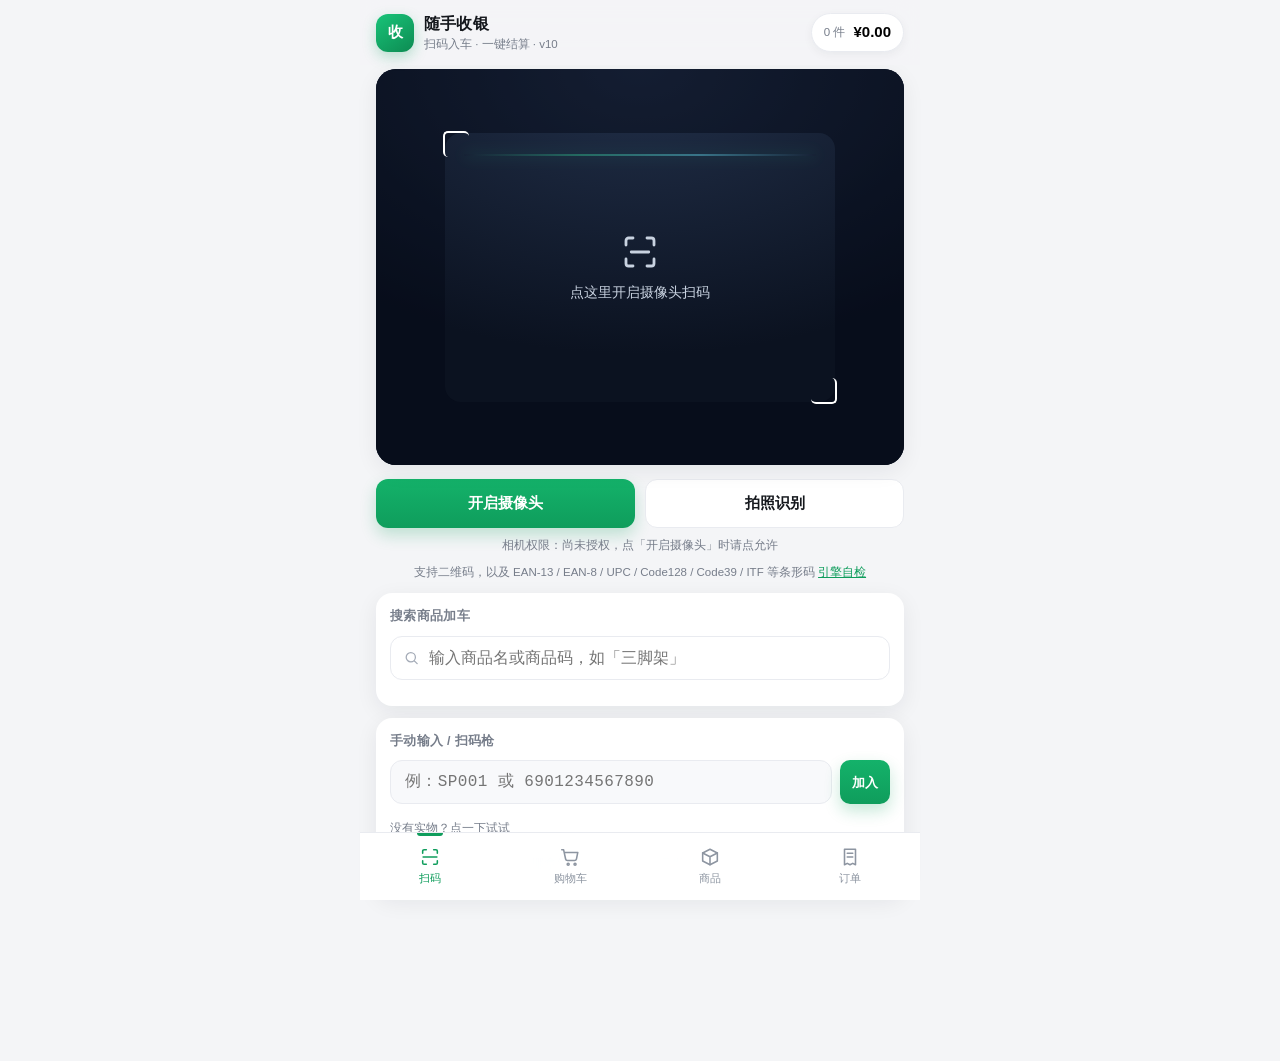
<file: index.html>
<!DOCTYPE html>
<html lang="zh-CN">
<head>
<meta charset="utf-8">
<meta name="viewport" content="width=device-width, initial-scale=1, viewport-fit=cover">
<meta name="theme-color" content="#f4f5f7">
<title>随手收银 · 扫码结算</title>
<script>
/* 页面脚本加载失败时给出可见提示，避免"点了没反应"却看不出原因 */
(function () {
  function showLoadError(msg) {
    if (document.getElementById('load-error')) return;
    var host = document.body || document.documentElement;
    var bar = document.createElement('div');
    bar.id = 'load-error';
    bar.className = 'load-error';
    bar.textContent = msg;
    host.insertBefore(bar, host.firstChild);
  }
  window.addEventListener('error', function (e) {
    showLoadError('页面出错：' + ((e && e.message) || '未知错误') + ' · 请下拉刷新');
  }, true);
  window.addEventListener('load', function () {
    setTimeout(function () {
      if (!window.__APP_READY__) showLoadError('页面脚本未加载完成 · 请下拉刷新或关闭页面重开');
    }, 2000);
  });
})();
</script>
<link rel="stylesheet" href="assets/app.css?v=7">
</head>
<body>
<div class="app">
  <header class="topbar">
    <div class="brand">
      <div class="logo">收</div>
      <div class="brand-text">
        <h1>随手收银</h1>
        <p>扫码入车 · 一键结算 · v10</p>
      </div>
    </div>
    <button class="cart-pill" data-goto="cart">
      <span class="cart-pill-count" id="pill-count">0 件</span>
      <strong id="pill-total">¥0.00</strong>
    </button>
  </header>

  <main class="main">
    <!-- 扫码 -->
    <section class="view" id="view-scan">
      <div class="scanner" id="scanner">
        <video id="video" playsinline muted autoplay></video>
        <div class="scanner-idle" id="scanner-idle">
          <svg viewBox="0 0 24 24" fill="none" stroke="currentColor" stroke-width="1.6" stroke-linecap="round">
            <path d="M4 8V5.5A1.5 1.5 0 0 1 5.5 4H8M16 4h2.5A1.5 1.5 0 0 1 20 5.5V8M20 16v2.5a1.5 1.5 0 0 1-1.5 1.5H16M8 20H5.5A1.5 1.5 0 0 1 4 18.5V16"/>
            <path d="M7 12h10"/>
          </svg>
          <span>点这里开启摄像头扫码</span>
        </div>
        <div class="scan-frame"><span class="laser"></span></div>
        <div class="scanner-foot">把二维码 / 条形码放进框内</div>
        <div class="scan-status" id="scan-status" hidden>正在启动摄像头…</div>
      </div>

      <div class="btn-row">
        <button class="btn primary" id="btn-camera">开启摄像头</button>
        <label class="btn ghost" id="btn-photo" for="photo-input">拍照识别</label>
      </div>
      <p class="perm-line" id="perm-line" hidden></p>
      <p class="scan-formats">
        支持二维码，以及 EAN-13 / EAN-8 / UPC / Code128 / Code39 / ITF 等条形码
        <button class="link-btn" id="btn-selftest" type="button">引擎自检</button>
      </p>
      <p class="engine-line" id="engine-line" hidden></p>
      <input type="file" id="photo-input" class="file-input" accept="image/*" capture="environment">

      <div class="hint warn" id="secure-hint" hidden></div>

      <div class="card">
        <div class="card-title">搜索商品加车</div>
        <div class="search">
          <svg viewBox="0 0 24 24" fill="none" stroke="currentColor" stroke-width="1.8" stroke-linecap="round"><circle cx="11" cy="11" r="6.5"/><path d="m16 16 4 4"/></svg>
          <input id="scan-search" placeholder="输入商品名或商品码，如「三脚架」" autocomplete="off" enterkeyhint="search">
        </div>
        <div class="list" id="scan-results" hidden></div>
        <p class="chips-label" id="scan-results-tip" hidden></p>
      </div>

      <div class="card">
        <div class="card-title">手动输入 / 扫码枪</div>
        <form class="manual" id="manual-form" autocomplete="off">
          <input id="manual-code" placeholder="例：SP001 或 6901234567890" enterkeyhint="done" autocomplete="off">
          <button class="btn primary sm" type="submit">加入</button>
        </form>
        <div class="chips-line">
          <span class="chips-label">没有实物？点一下试试</span>
          <div class="chips" id="demo-chips"></div>
        </div>
      </div>

      <div class="card last-scan" id="last-scan-card" hidden></div>
    </section>

    <!-- 购物车 -->
    <section class="view" id="view-cart" hidden>
      <div class="view-head">
        <h2>购物车</h2>
        <button class="link" id="btn-clear">清空</button>
      </div>
      <div class="list" id="cart-list"></div>
      <div class="empty" id="cart-empty" hidden>
        <svg viewBox="0 0 24 24" fill="none" stroke="currentColor" stroke-width="1.5" stroke-linecap="round">
          <path d="M3 4h2l2.2 10.2a2 2 0 0 0 2 1.6h7.8a2 2 0 0 0 2-1.5L20.5 7H6"/>
          <circle cx="10" cy="20" r="1.1"/><circle cx="17.5" cy="20" r="1.1"/>
        </svg>
        <p>购物车还是空的</p>
        <button class="btn primary sm" data-goto="scan">去扫码</button>
      </div>
    </section>

    <!-- 商品 -->
    <section class="view" id="view-goods" hidden>
      <div class="view-head">
        <h2>商品 <span class="count" id="goods-count"></span></h2>
        <div class="head-actions">
          <button class="btn ghost sm" id="btn-labels">条形码标签</button>
          <button class="btn primary sm" id="btn-add-product">新增</button>
        </div>
      </div>
      <div class="search">
        <svg viewBox="0 0 24 24" fill="none" stroke="currentColor" stroke-width="1.8" stroke-linecap="round"><circle cx="11" cy="11" r="6.5"/><path d="m16 16 4 4"/></svg>
        <input id="goods-search" placeholder="搜索商品名称或商品码" autocomplete="off">
      </div>
      <div class="list" id="goods-list"></div>
      <div class="foot-links">
        <button class="link" id="btn-import">导入进销存数据（.json）</button>
        <button class="link danger" id="btn-reset">恢复示例商品数据</button>
      </div>
      <input type="file" id="import-input" class="file-input" accept=".json,application/json">
    </section>

    <!-- 订单 -->
    <section class="view" id="view-orders" hidden>
      <div class="view-head"><h2>订单记录</h2></div>
      <div class="stats" id="order-stats"></div>
      <div class="list" id="orders-list"></div>
      <div class="empty" id="orders-empty" hidden>
        <svg viewBox="0 0 24 24" fill="none" stroke="currentColor" stroke-width="1.5" stroke-linecap="round">
          <path d="M6 3.5h12v17l-3-1.6-3 1.6-3-1.6-3 1.6z"/><path d="M9 8h6M9 12h6"/>
        </svg>
        <p>还没有结算记录</p>
      </div>
    </section>
  </main>

  <div class="checkout-bar" id="checkout-bar" hidden>
    <div class="checkout-info">
      <span id="checkout-count">0 件</span>
      <strong id="checkout-total">¥0.00</strong>
    </div>
    <button class="btn primary lg" id="btn-checkout">结算</button>
  </div>

  <nav class="tabbar">
    <button class="tab active" data-tab="scan">
      <svg viewBox="0 0 24 24" fill="none" stroke="currentColor" stroke-width="1.7" stroke-linecap="round" stroke-linejoin="round">
        <path d="M4 8V5.5A1.5 1.5 0 0 1 5.5 4H8M16 4h2.5A1.5 1.5 0 0 1 20 5.5V8M20 16v2.5a1.5 1.5 0 0 1-1.5 1.5H16M8 20H5.5A1.5 1.5 0 0 1 4 18.5V16M4.5 12h15"/>
      </svg>
      <span>扫码</span>
    </button>
    <button class="tab" data-tab="cart">
      <span class="tab-badge" id="tab-cart-badge" hidden>0</span>
      <svg viewBox="0 0 24 24" fill="none" stroke="currentColor" stroke-width="1.7" stroke-linecap="round" stroke-linejoin="round">
        <path d="M3 4h2l2.2 10.2a2 2 0 0 0 2 1.6h7.8a2 2 0 0 0 2-1.5L20.5 7H6"/>
        <circle cx="10" cy="20" r="1.1"/><circle cx="17.5" cy="20" r="1.1"/>
      </svg>
      <span>购物车</span>
    </button>
    <button class="tab" data-tab="goods">
      <svg viewBox="0 0 24 24" fill="none" stroke="currentColor" stroke-width="1.7" stroke-linecap="round" stroke-linejoin="round">
        <path d="M12 3.5 20 7.6v8.8L12 20.5 4 16.4V7.6z"/><path d="M4 7.6 12 11.7l8-4.1M12 11.7v8.8"/>
      </svg>
      <span>商品</span>
    </button>
    <button class="tab" data-tab="orders">
      <svg viewBox="0 0 24 24" fill="none" stroke="currentColor" stroke-width="1.7" stroke-linecap="round" stroke-linejoin="round">
        <path d="M6 3.5h12v17l-3-1.6-3 1.6-3-1.6-3 1.6z"/><path d="M9 8h6M9 12h6"/>
      </svg>
      <span>订单</span>
    </button>
  </nav>
</div>

<div class="toast-wrap" id="toast-wrap"></div>
<div id="modal-root"></div>

<script src="assets/vendor/zxing.min.js"></script>
<script src="assets/vendor/qrcode.js"></script>
<script src="assets/vendor/jsbarcode.min.js"></script>
<script src="assets/app.js?v=10"></script>
</body>
</html>
</file>
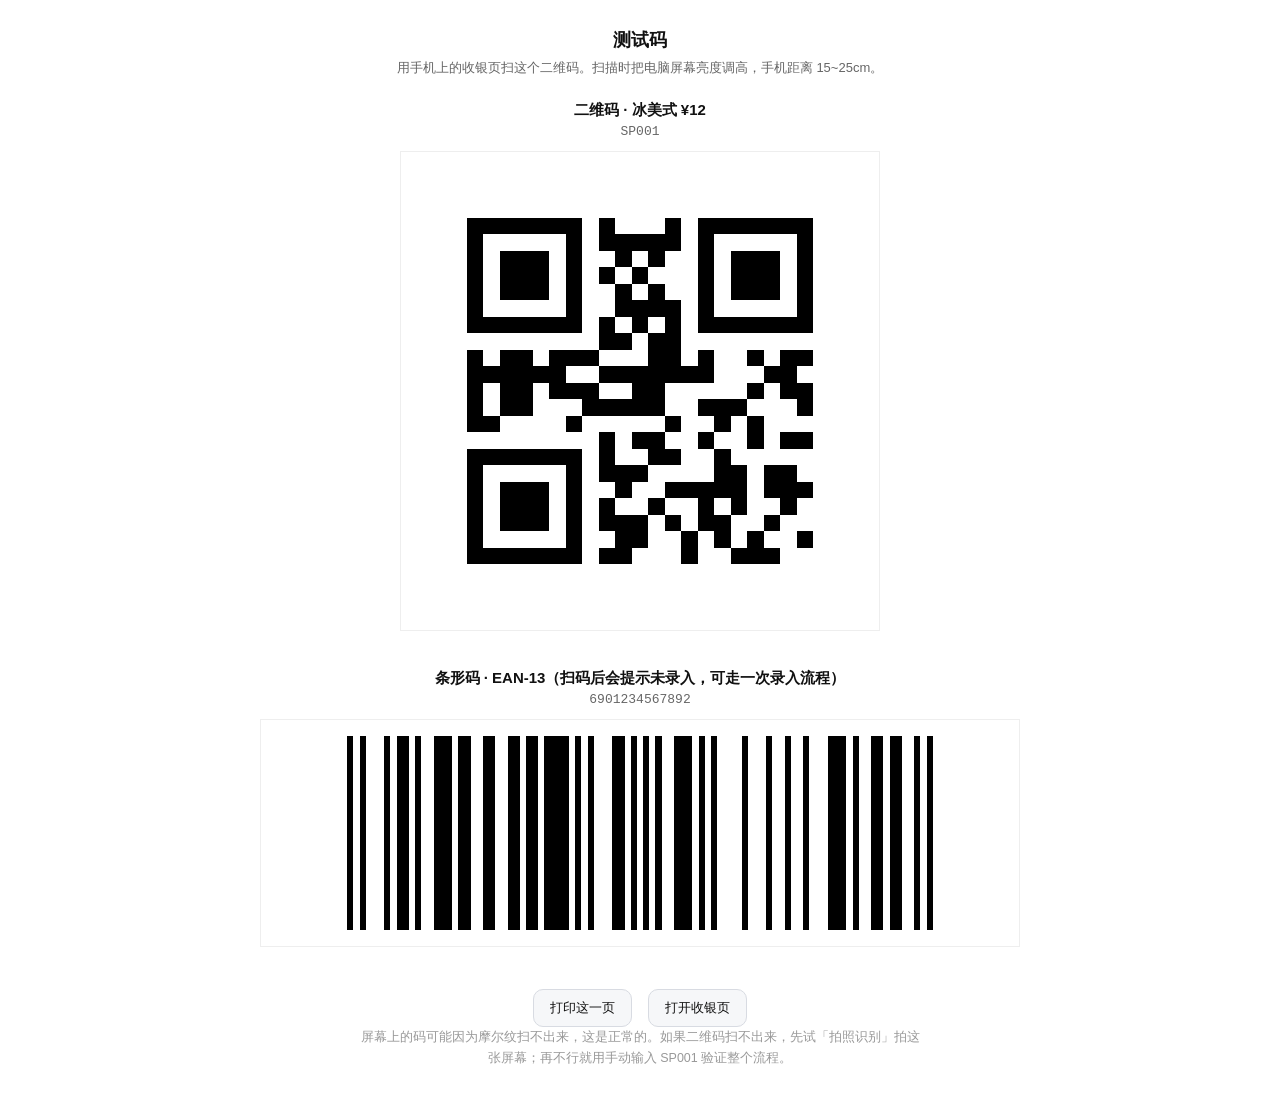
<file: codes.html>
<!DOCTYPE html>
<html lang="zh-CN">
<head>
<meta charset="utf-8">
<meta name="viewport" content="width=device-width, initial-scale=1">
<title>测试码 · 扫码用</title>
<style>
  * { box-sizing: border-box; }
  body {
    margin: 0;
    padding: 28px 20px 40px;
    background: #fff;
    color: #111;
    font-family: -apple-system, "PingFang SC", "Microsoft YaHei", sans-serif;
    text-align: center;
  }
  h1 { font-size: 18px; margin: 0 0 6px; }
  p.tip { font-size: 13px; color: #666; margin: 0 0 22px; line-height: 1.6; }
  .block { margin-bottom: 34px; }
  .name { font-size: 15px; font-weight: 600; margin-bottom: 4px; }
  .code-text { font-size: 13px; color: #666; margin-bottom: 12px; font-family: ui-monospace, Menlo, monospace; }
  canvas { background: #fff; }
  #qr { width: min(66vmin, 480px); height: auto; image-rendering: pixelated; border: 1px solid #eee; }
  #bar { width: min(92vw, 760px); height: auto; image-rendering: pixelated; border: 1px solid #eee; }
  .warn { max-width: 560px; margin: 0 auto; font-size: 12.5px; color: #999; line-height: 1.7; }
  button {
    margin: 4px 6px 0;
    padding: 9px 16px;
    font-size: 13px;
    border: 1px solid #d8dbe2;
    border-radius: 10px;
    background: #f6f7f9;
    color: #111;
    cursor: pointer;
  }
  @media print {
    body { padding: 0; }
    button, .tip, .warn { display: none; }
    .block { page-break-inside: avoid; margin-bottom: 10mm; }
    #qr { width: 120mm; }
    #bar { width: 150mm; }
  }
</style>
</head>
<body>
<h1>测试码</h1>
<p class="tip">用手机上的收银页扫这个二维码。扫描时把电脑屏幕亮度调高，手机距离 15~25cm。</p>

<div class="block">
  <div class="name">二维码 · 冰美式 ¥12</div>
  <div class="code-text">SP001</div>
  <canvas id="qr"></canvas>
</div>

<div class="block">
  <div class="name">条形码 · EAN-13（扫码后会提示未录入，可走一次录入流程）</div>
  <div class="code-text">6901234567892</div>
  <canvas id="bar"></canvas>
</div>

<div>
  <button onclick="window.print()">打印这一页</button>
  <button onclick="location.href='/'">打开收银页</button>
</div>

<p class="warn">屏幕上的码可能因为摩尔纹扫不出来，这是正常的。如果二维码扫不出来，先试「拍照识别」拍这张屏幕；再不行就用手动输入 SP001 验证整个流程。</p>

<script src="assets/vendor/qrcode.js"></script>
<script>
(function () {
  // 二维码：按模块绘制，保证边缘锐利
  var qr = qrcode(0, 'M');
  qr.addData('SP001');
  qr.make();
  var n = qr.getModuleCount();
  var cell = 10;
  var margin = 4;
  var size = (n + margin * 2) * cell;
  var qc = document.getElementById('qr');
  qc.width = size;
  qc.height = size;
  var qctx = qc.getContext('2d');
  qctx.fillStyle = '#fff';
  qctx.fillRect(0, 0, size, size);
  qctx.fillStyle = '#000';
  for (var y = 0; y < n; y++) {
    for (var x = 0; x < n; x++) {
      if (qr.isDark(y, x)) qctx.fillRect((x + margin) * cell, (y + margin) * cell, cell, cell);
    }
  }

  // EAN-13：手工编码 6901234567892
  var L = ['0001101','0011001','0010011','0111101','0100011','0110001','0101111','0111011','0110111','0001011'];
  var G = ['0100111','0110011','0011011','0100001','0011101','0111001','0000101','0010001','0001001','0010111'];
  var R = ['1110010','1100110','1101100','1000010','1011100','1001110','1010000','1000100','1001000','1110100'];
  var parity = ['LLLLLL','LLGLGG','LLGGLG','LLGGGL','LGLLGG','LGGLLG','LGGGLL','LGLGLG','LGLGGL','LGGLGL'];
  var digits = '6901234567892';
  var d = digits.split('').map(Number);
  var seq = parity[d[0]];
  var bits = '101';
  for (var i = 1; i <= 6; i++) bits += (seq[i - 1] === 'L' ? L : G)[d[i]];
  bits += '01010';
  for (var j = 7; j <= 12; j++) bits += R[d[j]];
  bits += '101';

  var module = 6;
  var quiet = 14;
  var H = 220;
  var bc = document.getElementById('bar');
  bc.width = (bits.length + quiet * 2) * module;
  bc.height = H;
  var bctx = bc.getContext('2d');
  bctx.fillStyle = '#fff';
  bctx.fillRect(0, 0, bc.width, H);
  bctx.fillStyle = '#000';
  for (var k = 0; k < bits.length; k++) {
    if (bits[k] === '1') bctx.fillRect((k + quiet) * module, 16, module, H - 32);
  }

  document.title = '测试码 · SP001 二维码 + EAN-13 条形码';
})();
</script>
</body>
</html>
</file>
<file: assets/app.css>
:root {
  --bg: #f4f5f7;
  --surface: #ffffff;
  --text: #15181d;
  --muted: #767d8a;
  --line: #e9ebf0;
  --accent: #0f9d5c;
  --accent-2: #14b26a;
  --accent-soft: #e7f7ef;
  --danger: #e5484d;
  --danger-soft: #fdeced;
  --radius: 16px;
  --shadow: 0 6px 22px rgba(17, 24, 39, .07);
  --tabbar-h: 68px;
}

* { box-sizing: border-box; }

/* 作者样式里的 display 会覆盖 [hidden] 的默认隐藏，这里显式兜底 */
[hidden] { display: none !important; }

/* 脚本加载失败的顶部提示条 */
.load-error {
  position: sticky;
  top: 0;
  z-index: 99;
  background: #e5484d;
  color: #fff;
  font-size: 12.5px;
  line-height: 1.5;
  padding: 8px 12px;
  text-align: center;
}

html, body { margin: 0; }

body {
  background: var(--bg);
  color: var(--text);
  font: 15px/1.5 -apple-system, BlinkMacSystemFont, "PingFang SC", "Hiragino Sans GB", "Microsoft YaHei", sans-serif;
  -webkit-tap-highlight-color: transparent;
  -webkit-font-smoothing: antialiased;
}

body.no-scroll { overflow: hidden; }

h1, h2, h3, h4, p { margin: 0; }

button { font: inherit; }

.app {
  position: relative;
  max-width: 560px;
  margin: 0 auto;
  min-height: 100vh;
  padding-bottom: calc(var(--tabbar-h) + 96px + env(safe-area-inset-bottom));
}

/* ---------- 顶栏 ---------- */
.topbar {
  position: sticky;
  top: 0;
  z-index: 20;
  display: flex;
  align-items: center;
  justify-content: space-between;
  gap: 12px;
  padding: 12px 16px;
  background: rgba(244, 245, 247, .82);
  backdrop-filter: saturate(180%) blur(14px);
  -webkit-backdrop-filter: saturate(180%) blur(14px);
}

.brand { display: flex; align-items: center; gap: 10px; min-width: 0; }

.logo {
  width: 38px;
  height: 38px;
  flex: none;
  border-radius: 12px;
  display: grid;
  place-items: center;
  color: #fff;
  font-weight: 700;
  background: linear-gradient(145deg, #18c479, #0d8b52);
  box-shadow: 0 5px 14px rgba(15, 157, 92, .28);
}

.brand-text h1 { font-size: 16px; font-weight: 700; letter-spacing: .2px; }
.brand-text p { font-size: 11.5px; color: var(--muted); }

.cart-pill {
  display: flex;
  align-items: center;
  gap: 8px;
  padding: 7px 12px;
  border: 1px solid var(--line);
  border-radius: 999px;
  background: #fff;
  box-shadow: 0 3px 10px rgba(17, 24, 39, .05);
  cursor: pointer;
  flex: none;
}
.cart-pill:active { transform: scale(.98); }
.cart-pill-count { font-size: 11.5px; color: var(--muted); }
.cart-pill strong { font-size: 15px; font-variant-numeric: tabular-nums; }

.main { padding: 4px 16px 0; }

.view-head {
  display: flex;
  align-items: center;
  justify-content: space-between;
  gap: 10px;
  padding: 8px 2px 14px;
}
.view-head h2 { font-size: 19px; font-weight: 700; }
.count { font-size: 13px; color: var(--muted); font-weight: 400; }
.head-actions { display: flex; gap: 8px; }

.link {
  border: 0;
  background: none;
  padding: 4px;
  color: var(--muted);
  font-size: 13px;
  cursor: pointer;
}
.link.danger { color: var(--danger); }
.reset-link { display: block; margin: 22px auto 8px; }

/* ---------- 底部文字链接 ---------- */
.foot-links {
  display: flex;
  flex-direction: column;
  align-items: center;
  gap: 4px;
  margin: 20px 0 10px;
}

/* ---------- 搜索结果 / 导入选项 ---------- */
.scan-result .item-sub { font-family: ui-monospace, SFMono-Regular, Menlo, monospace; }
.scan-result .item-price { color: var(--accent); }

.opt-row {
  display: flex;
  align-items: flex-start;
  gap: 10px;
  padding: 11px 0;
  border-bottom: 1px solid #eef1f5;
}
.opt-row:last-child { border-bottom: 0; }
.opt-row input[type="checkbox"] {
  width: 19px;
  height: 19px;
  margin: 1px 0 0;
  flex: 0 0 auto;
  accent-color: var(--accent);
}
.opt-main { flex: 1; min-width: 0; }
.opt-title { font-size: 13.5px; font-weight: 600; }
.opt-desc { font-size: 11.5px; color: var(--muted); line-height: 1.55; margin-top: 3px; }
.opt-num {
  width: 68px;
  padding: 8px 10px;
  border: 1px solid var(--line);
  border-radius: 10px;
  background: #fff;
  font-size: 15px;
  text-align: center;
  outline: none;
  flex: 0 0 auto;
}
.opt-num:focus { border-color: rgba(15, 157, 92, .45); }

.imp-summary {
  display: grid;
  grid-template-columns: repeat(3, 1fr);
  gap: 8px;
  margin-bottom: 12px;
}
.imp-summary div {
  background: #f6f8fa;
  border-radius: 10px;
  padding: 9px 8px;
  text-align: center;
}
.imp-summary span { display: block; font-size: 11px; color: var(--muted); }
.imp-summary b { display: block; font-size: 16px; margin-top: 3px; }

/* ---------- 按钮 ---------- */
.btn {
  appearance: none;
  border: 0;
  border-radius: 12px;
  font-weight: 600;
  padding: 12px 16px;
  background: #eef0f4;
  color: var(--text);
  cursor: pointer;
  display: inline-flex;
  align-items: center;
  justify-content: center;
  gap: 6px;
  transition: transform .12s ease, box-shadow .16s ease, background .16s ease;
  white-space: nowrap;
}
.btn:active { transform: scale(.97); }
.btn.primary {
  background: linear-gradient(180deg, var(--accent-2), var(--accent));
  color: #fff;
  box-shadow: 0 7px 16px rgba(15, 157, 92, .24);
}
.btn.ghost {
  background: #fff;
  border: 1px solid var(--line);
  color: var(--text);
}
.btn.danger { background: var(--danger-soft); color: var(--danger); }
.btn.sm { padding: 8px 12px; font-size: 13px; border-radius: 10px; }
.btn.lg { padding: 14px 24px; font-size: 16px; border-radius: 14px; }
.btn-row { display: grid; grid-template-columns: 1fr 1fr; gap: 10px; margin-top: 14px; }

/* 拍照识别用 <label for> 触发，input 不能用 display:none（iOS 会静默忽略点击） */
.file-input {
  position: absolute;
  width: 1px;
  height: 1px;
  opacity: 0;
  overflow: hidden;
  pointer-events: none;
}

.scan-formats {
  font-size: 11.5px;
  color: var(--muted);
  text-align: center;
  margin-top: 9px;
  line-height: 1.5;
}

.link-btn {
  border: 0;
  padding: 0;
  background: none;
  color: var(--accent);
  font: inherit;
  text-decoration: underline;
  cursor: pointer;
}

.engine-line {
  margin: 6px 0 0;
  font-size: 11.5px;
  line-height: 1.5;
  text-align: center;
  color: #0f9d58;
}
.engine-line.error { color: #e5484d; }

.perm-line {
  margin: 9px 0 0;
  font-size: 11.5px;
  line-height: 1.55;
  text-align: center;
  color: var(--muted);
}
.perm-line.error { color: #e5484d; }

/* ---------- 扫码区 ---------- */
.scanner {
  position: relative;
  aspect-ratio: 4 / 3;
  border-radius: 20px;
  overflow: hidden;
  background: #0f172a;
  box-shadow: var(--shadow);
}
.scanner video {
  position: absolute;
  inset: 0;
  width: 100%;
  height: 100%;
  object-fit: cover;
  opacity: 0;
  transition: opacity .25s ease;
}
.scanner.live video { opacity: 1; }

.scanner-idle {
  position: absolute;
  inset: 0;
  display: flex;
  flex-direction: column;
  align-items: center;
  justify-content: center;
  gap: 10px;
  color: #c8d2e0;
  font-size: 13.5px;
  background: radial-gradient(120% 100% at 50% 0%, #22304a 0%, #0b1220 72%);
  cursor: pointer;
}
.scanner-idle svg { width: 42px; height: 42px; }
.scanner.live .scanner-idle { display: none; }

.scan-frame {
  position: absolute;
  inset: 16% 13%;
  border-radius: 16px;
  box-shadow: 0 0 0 999px rgba(3, 8, 20, .45);
  pointer-events: none;
}
.scan-frame::before,
.scan-frame::after {
  content: "";
  position: absolute;
  width: 24px;
  height: 24px;
  border: 2.5px solid #fff;
  border-radius: 5px;
}
.scan-frame::before { top: -2px; left: -2px; border-right: 0; border-bottom: 0; }
.scan-frame::after { bottom: -2px; right: -2px; border-left: 0; border-top: 0; }

.laser {
  position: absolute;
  left: 5%;
  right: 5%;
  height: 2px;
  top: 8%;
  border-radius: 2px;
  background: linear-gradient(90deg, transparent, #34d399, #67e8f9, transparent);
  box-shadow: 0 0 14px rgba(52, 211, 153, .8);
  animation: scanline 2.6s ease-in-out infinite;
  animation-play-state: paused;
  opacity: .4;
}
.scanner.live .laser { animation-play-state: running; }

@keyframes scanline {
  0%, 100% { top: 8%; opacity: .35; }
  50% { top: 90%; opacity: 1; }
}

.scanner-foot {
  position: absolute;
  left: 50%;
  bottom: 10px;
  transform: translateX(-50%);
  padding: 4px 12px;
  border-radius: 999px;
  background: rgba(3, 8, 20, .55);
  color: #e2e8f0;
  font-size: 11.5px;
  white-space: nowrap;
  display: none;
}
.scanner.live .scanner-foot { display: block; }

.scan-status {
  position: absolute;
  top: 10px;
  left: 50%;
  transform: translateX(-50%);
  display: flex;
  align-items: center;
  gap: 6px;
  max-width: 88%;
  padding: 5px 11px;
  border-radius: 999px;
  background: rgba(3, 8, 20, .66);
  color: #e6edf7;
  font-size: 11.5px;
  white-space: nowrap;
  overflow: hidden;
  text-overflow: ellipsis;
  z-index: 3;
}
.scan-status::before {
  content: "";
  width: 6px;
  height: 6px;
  flex: none;
  border-radius: 50%;
  background: #34d399;
  animation: pulse 1s ease-in-out infinite;
}
.scan-status.error::before { background: #f87171; animation: none; }

@keyframes pulse {
  0%, 100% { opacity: 1; }
  50% { opacity: .25; }
}

.hint {
  margin-top: 12px;
  padding: 11px 13px;
  border-radius: 12px;
  font-size: 12.5px;
  line-height: 1.6;
}
.hint.warn {
  background: #fff8e6;
  border: 1px solid #f6e3b4;
  color: #7a5a13;
}

/* ---------- 卡片 ---------- */
.card {
  background: var(--surface);
  border-radius: var(--radius);
  padding: 14px;
  margin-top: 12px;
  box-shadow: var(--shadow);
}
.card-title {
  font-size: 12.5px;
  font-weight: 600;
  color: var(--muted);
  letter-spacing: .3px;
  margin-bottom: 10px;
}

.manual { display: flex; gap: 8px; }
.manual input {
  flex: 1;
  min-width: 0;
  padding: 12px 14px;
  border: 1px solid var(--line);
  border-radius: 12px;
  background: #f8f9fb;
  font-size: 16px;
  font-family: ui-monospace, SFMono-Regular, Menlo, monospace;
  letter-spacing: .4px;
  outline: none;
  transition: border-color .16s, background .16s;
}
.manual input:focus {
  border-color: rgba(15, 157, 92, .5);
  background: #fff;
  box-shadow: 0 0 0 3px rgba(15, 157, 92, .1);
}

.chips-line { margin-top: 12px; }
.chips-label { font-size: 11.5px; color: var(--muted); }
.chips { display: flex; flex-wrap: wrap; gap: 8px; margin-top: 8px; }
.chip {
  border: 1px dashed #d3d8e0;
  background: #fbfcfd;
  border-radius: 999px;
  padding: 7px 12px;
  font-size: 12.5px;
  color: #3b4351;
  cursor: pointer;
}
.chip:active { background: var(--accent-soft); border-color: var(--accent); }

.last-scan {
  display: flex;
  align-items: center;
  gap: 10px;
  padding: 12px 14px;
}
.last-scan .avatar { background: var(--accent-soft); color: #0a7a47; }
.last-scan-main { flex: 1; min-width: 0; }
.last-scan-main .t { font-size: 13.5px; font-weight: 600; }
.last-scan-main .s { font-size: 11.5px; color: var(--muted); }

/* ---------- 列表 ---------- */
.list { display: flex; flex-direction: column; gap: 10px; }

.avatar {
  width: 38px;
  height: 38px;
  flex: none;
  border-radius: 12px;
  display: grid;
  place-items: center;
  font-size: 15px;
  font-weight: 700;
  color: #2c3441;
  background: #eef1f5;
}

.cart-item {
  display: flex;
  align-items: center;
  gap: 11px;
  background: #fff;
  border-radius: var(--radius);
  padding: 12px 14px;
  box-shadow: var(--shadow);
}
.ci-body { flex: 1; min-width: 0; }
.ci-top { display: flex; align-items: baseline; justify-content: space-between; gap: 8px; }
.ci-name {
  font-size: 14.5px;
  font-weight: 600;
  overflow: hidden;
  text-overflow: ellipsis;
  white-space: nowrap;
}
.ci-sum { font-size: 14.5px; font-weight: 700; font-variant-numeric: tabular-nums; }
.ci-bot { display: flex; align-items: center; justify-content: space-between; gap: 8px; margin-top: 6px; }
.ci-price { font-size: 11.5px; color: var(--muted); font-variant-numeric: tabular-nums; }

.stepper {
  display: flex;
  align-items: center;
  background: #f4f6f9;
  border-radius: 10px;
  padding: 2px;
  gap: 2px;
}
.stepper button {
  width: 28px;
  height: 26px;
  border: 0;
  background: none;
  border-radius: 8px;
  font-size: 16px;
  line-height: 1;
  color: #363d49;
  cursor: pointer;
}
.stepper button:active { background: #e3e7ee; }
.stepper span {
  min-width: 24px;
  text-align: center;
  font-size: 13.5px;
  font-weight: 600;
  font-variant-numeric: tabular-nums;
}

/* 商品 / 订单行 */
.list-item {
  display: flex;
  align-items: center;
  background: #fff;
  border-radius: var(--radius);
  padding: 10px 8px 10px 12px;
  box-shadow: var(--shadow);
  gap: 6px;
}
.item-tap {
  flex: 1;
  min-width: 0;
  display: flex;
  align-items: center;
  gap: 11px;
  border: 0;
  background: none;
  padding: 2px;
  text-align: left;
  cursor: pointer;
}
.item-main { flex: 1; min-width: 0; }
.item-title {
  font-size: 14.5px;
  font-weight: 600;
  overflow: hidden;
  text-overflow: ellipsis;
  white-space: nowrap;
}
.item-sub {
  font-size: 11.5px;
  color: var(--muted);
  font-family: ui-monospace, SFMono-Regular, Menlo, monospace;
  letter-spacing: .3px;
  overflow: hidden;
  text-overflow: ellipsis;
  white-space: nowrap;
}
.item-price {
  flex: none;
  font-size: 14px;
  font-weight: 700;
  font-variant-numeric: tabular-nums;
}

.icon-btn {
  width: 34px;
  height: 34px;
  flex: none;
  display: grid;
  place-items: center;
  border: 0;
  border-radius: 10px;
  background: none;
  color: #9aa1ac;
  cursor: pointer;
}
.icon-btn:active { background: #f1f3f6; }
.icon-btn.del { color: #c8ccd4; }
.icon-btn.del:active { background: var(--danger-soft); color: var(--danger); }
.icon-btn svg { width: 18px; height: 18px; }
.icon-btn.edit { color: #9aa1ac; }

/* ---------- 商品图片 ---------- */
.thumb {
  position: relative;
  width: 44px;
  height: 44px;
  flex: none;
  border-radius: 12px;
  overflow: hidden;
  display: grid;
  place-items: center;
  font-size: 15px;
  font-weight: 700;
  color: #2c3441;
  background: #eef1f5;
}
.thumb img {
  position: absolute;
  inset: 0;
  width: 100%;
  height: 100%;
  object-fit: cover;
}
.thumb-btn {
  border: 0;
  padding: 0;
  cursor: pointer;
}

.detail-photo {
  position: relative;
  width: 100%;
  aspect-ratio: 1 / 1;
  max-height: 260px;
  border-radius: 16px;
  overflow: hidden;
  display: grid;
  place-items: center;
  font-size: 54px;
  font-weight: 700;
  color: #c3c9d3;
  background: #f3f5f8;
}
.detail-photo img { width: 100%; height: 100%; object-fit: cover; }
.detail-meta { margin-top: 14px; text-align: center; }
.detail-name { font-size: 17px; font-weight: 700; }
.detail-sub {
  margin-top: 4px;
  font-size: 12px;
  color: var(--muted);
  font-family: ui-monospace, SFMono-Regular, Menlo, monospace;
}
.detail-price { margin-top: 8px; font-size: 22px; font-weight: 800; color: #16181d; }
.detail-badge {
  display: inline-block;
  margin-top: 8px;
  padding: 3px 10px;
  border-radius: 999px;
  font-size: 11.5px;
  color: #0b7a43;
  background: #e6f5ec;
}

.img-field { display: flex; align-items: center; gap: 12px; }
.img-preview {
  position: relative;
  width: 84px;
  height: 84px;
  flex: none;
  border-radius: 14px;
  overflow: hidden;
  display: grid;
  place-items: center;
  font-size: 26px;
  font-weight: 700;
  color: #c3c9d3;
  background: #f3f5f8;
  border: 1px dashed #d8dbe2;
}
.img-preview img {
  position: absolute;
  inset: 0;
  width: 100%;
  height: 100%;
  object-fit: cover;
}
.img-actions { display: flex; flex-direction: column; gap: 8px; }

.order-row { align-items: stretch; }
.order-no { font-family: ui-monospace, SFMono-Regular, Menlo, monospace; font-size: 11.5px; color: var(--muted); }
.order-total { flex: none; text-align: right; }
.order-total b { display: block; font-size: 14.5px; font-variant-numeric: tabular-nums; }
.order-total span { font-size: 11px; color: var(--muted); }

/* ---------- 搜索 ---------- */
.search {
  position: relative;
  margin-bottom: 12px;
}
.search svg {
  position: absolute;
  left: 13px;
  top: 50%;
  transform: translateY(-50%);
  width: 17px;
  height: 17px;
  color: #a4abb7;
}
.search input {
  width: 100%;
  padding: 12px 14px 12px 38px;
  border: 1px solid var(--line);
  border-radius: 12px;
  background: #fff;
  font-size: 16px;
  outline: none;
}
.search input:focus { border-color: rgba(15, 157, 92, .45); }

/* ---------- 统计 ---------- */
.stats { display: grid; grid-template-columns: repeat(3, 1fr); gap: 10px; margin-bottom: 14px; }
.stat {
  background: #fff;
  border-radius: 14px;
  padding: 12px;
  box-shadow: var(--shadow);
}
.stat span { font-size: 11px; color: var(--muted); display: block; }
.stat b {
  display: block;
  font-size: 17px;
  font-weight: 700;
  margin-top: 3px;
  font-variant-numeric: tabular-nums;
  letter-spacing: -.3px;
}

/* ---------- 空状态 ---------- */
.empty {
  display: flex;
  flex-direction: column;
  align-items: center;
  gap: 10px;
  padding: 54px 20px;
  color: var(--muted);
}
.empty svg { width: 46px; height: 46px; color: #ccd2dc; }
.empty p { font-size: 13.5px; }

/* ---------- 结算条 ---------- */
.checkout-bar {
  position: fixed;
  left: 50%;
  transform: translateX(-50%);
  bottom: calc(var(--tabbar-h) + env(safe-area-inset-bottom));
  width: 100%;
  max-width: 560px;
  display: flex;
  align-items: center;
  gap: 14px;
  padding: 10px 16px 12px;
  background: rgba(255, 255, 255, .94);
  backdrop-filter: blur(14px);
  -webkit-backdrop-filter: blur(14px);
  border-top: 1px solid var(--line);
  z-index: 15;
}
.checkout-info { flex: 1; display: flex; flex-direction: column; line-height: 1.3; }
.checkout-info span { font-size: 11.5px; color: var(--muted); }
.checkout-info strong { font-size: 21px; font-variant-numeric: tabular-nums; letter-spacing: -.4px; }

/* ---------- 底部导航 ---------- */
.tabbar {
  position: fixed;
  left: 50%;
  transform: translateX(-50%);
  bottom: 0;
  width: 100%;
  max-width: 560px;
  height: calc(var(--tabbar-h) + env(safe-area-inset-bottom));
  padding-bottom: env(safe-area-inset-bottom);
  display: grid;
  grid-template-columns: repeat(4, 1fr);
  background: rgba(255, 255, 255, .96);
  backdrop-filter: blur(16px);
  -webkit-backdrop-filter: blur(16px);
  border-top: 1px solid var(--line);
  z-index: 30;
}
.tab {
  position: relative;
  border: 0;
  background: none;
  display: flex;
  flex-direction: column;
  align-items: center;
  justify-content: center;
  gap: 3px;
  color: #8d95a1;
  font-size: 10.5px;
  cursor: pointer;
  transition: color .16s;
}
.tab svg { width: 22px; height: 22px; }
.tab.active { color: var(--accent); }
.tab.active::before {
  content: "";
  position: absolute;
  top: 0;
  width: 26px;
  height: 3px;
  border-radius: 0 0 3px 3px;
  background: var(--accent);
}
.tab-badge {
  position: absolute;
  top: 8px;
  left: 50%;
  margin-left: 4px;
  min-width: 16px;
  height: 16px;
  padding: 0 4px;
  border-radius: 999px;
  background: var(--danger);
  color: #fff;
  font-size: 10px;
  font-weight: 700;
  line-height: 16px;
  text-align: center;
}

/* ---------- Toast ---------- */
.toast-wrap {
  position: fixed;
  left: 50%;
  transform: translateX(-50%);
  bottom: calc(var(--tabbar-h) + 110px);
  z-index: 60;
  display: flex;
  flex-direction: column;
  align-items: center;
  gap: 8px;
  pointer-events: none;
  width: 100%;
  max-width: 560px;
  padding: 0 24px;
}
.toast {
  max-width: 100%;
  padding: 10px 16px;
  border-radius: 12px;
  background: rgba(20, 24, 33, .92);
  color: #fff;
  font-size: 13px;
  box-shadow: 0 8px 24px rgba(10, 15, 25, .22);
  animation: toastIn .22s ease;
  white-space: nowrap;
  overflow: hidden;
  text-overflow: ellipsis;
}
.toast.out { animation: toastOut .22s ease forwards; }

@keyframes toastIn {
  from { opacity: 0; transform: translateY(10px) scale(.96); }
  to { opacity: 1; transform: none; }
}
@keyframes toastOut {
  to { opacity: 0; transform: translateY(-6px); }
}

/* ---------- 底部弹层 ---------- */
.sheet-mask {
  position: fixed;
  inset: 0;
  z-index: 50;
  background: rgba(12, 16, 24, .42);
  opacity: 0;
  transition: opacity .2s ease;
  display: flex;
  align-items: flex-end;
  justify-content: center;
}
.sheet-mask.show { opacity: 1; }

.sheet {
  width: 100%;
  max-width: 560px;
  max-height: 88vh;
  display: flex;
  flex-direction: column;
  background: #fff;
  border-radius: 22px 22px 0 0;
  padding: 8px 18px calc(18px + env(safe-area-inset-bottom));
  transform: translateY(16px);
  transition: transform .24s cubic-bezier(.2, .8, .3, 1);
  box-shadow: 0 -8px 34px rgba(12, 18, 30, .18);
}
.sheet-mask.show .sheet { transform: none; }

.sheet-grip {
  width: 38px;
  height: 4px;
  border-radius: 99px;
  background: #e3e6eb;
  margin: 4px auto 10px;
  flex: none;
}
.sheet-head {
  display: flex;
  align-items: center;
  justify-content: space-between;
  gap: 10px;
  padding-bottom: 10px;
  flex: none;
}
.sheet-head h3 { font-size: 17px; font-weight: 700; }
.sheet-head .icon-btn { color: #9aa1ac; font-size: 15px; }
.sheet-body {
  overflow-y: auto;
  -webkit-overflow-scrolling: touch;
  min-height: 0;
}
.sheet-foot {
  display: flex;
  gap: 10px;
  padding-top: 14px;
  flex: none;
}
.sheet-foot .btn { flex: 1; }
.sheet-text { font-size: 12.5px; color: var(--muted); line-height: 1.65; }

/* 表单 */
.field { display: block; margin-bottom: 14px; }
.field > span {
  display: block;
  font-size: 12px;
  font-weight: 600;
  color: #4a515d;
  margin-bottom: 6px;
}
.field small { display: block; font-size: 11.5px; color: var(--muted); margin-top: 6px; }
.field input {
  width: 100%;
  padding: 12px 14px;
  border: 1px solid var(--line);
  border-radius: 12px;
  background: #f8f9fb;
  font-size: 16px;
  outline: none;
}
.field input:focus {
  border-color: rgba(15, 157, 92, .5);
  background: #fff;
  box-shadow: 0 0 0 3px rgba(15, 157, 92, .1);
}
.inline { display: flex; gap: 8px; }
.inline input { flex: 1; min-width: 0; font-family: ui-monospace, SFMono-Regular, Menlo, monospace; }

/* 结算确认 */
.co-list { display: flex; flex-direction: column; gap: 9px; padding: 4px 0 12px; }
.co-row {
  display: flex;
  align-items: baseline;
  justify-content: space-between;
  gap: 12px;
  font-size: 13.5px;
  color: #3d444f;
}
.co-row em { font-style: normal; color: var(--muted); font-size: 12px; margin-left: 6px; }
.co-row b { font-variant-numeric: tabular-nums; font-weight: 600; }
.co-total {
  display: flex;
  align-items: baseline;
  justify-content: space-between;
  padding: 12px 0;
  border-top: 1px dashed var(--line);
  margin-bottom: 10px;
}
.co-total span { font-size: 13px; color: var(--muted); }
.co-total strong { font-size: 22px; letter-spacing: -.5px; font-variant-numeric: tabular-nums; }

/* 小票 */
.receipt {
  background: #fbfbfc;
  border: 1px dashed #d9dde4;
  border-radius: 12px;
  padding: 16px 16px 12px;
  font-family: ui-monospace, SFMono-Regular, Menlo, monospace;
}
.receipt-head { text-align: center; padding-bottom: 12px; border-bottom: 1px dashed #d9dde4; }
.receipt-head h4 { font-size: 14px; font-weight: 700; letter-spacing: 1px; }
.receipt-head p { font-size: 11px; color: var(--muted); margin-top: 4px; }
.receipt-items { padding: 10px 0; display: flex; flex-direction: column; gap: 7px; }
.r-row { display: flex; justify-content: space-between; gap: 12px; font-size: 12.5px; }
.r-row em { font-style: normal; color: var(--muted); }
.r-total {
  display: flex;
  justify-content: space-between;
  align-items: baseline;
  padding-top: 10px;
  border-top: 1px dashed #d9dde4;
  font-size: 13px;
}
.r-total strong { font-size: 19px; }
.receipt-foot { text-align: center; font-size: 11px; color: var(--muted); padding-top: 12px; }

/* 条形码标签 */
.labels {
  display: grid;
  grid-template-columns: repeat(2, 1fr);
  gap: 10px;
  padding: 2px 0 6px;
}
.label {
  border: 1px dashed #d9dde4;
  border-radius: 10px;
  padding: 8px 6px;
  text-align: center;
  background: #fff;
}
.label-code { height: 56px; display: flex; align-items: center; justify-content: center; }
.label-code svg { max-width: 100%; height: 100%; }
.label-name {
  font-size: 11px;
  font-weight: 600;
  margin-top: 6px;
  overflow: hidden;
  text-overflow: ellipsis;
  white-space: nowrap;
}
.label-meta {
  font-size: 9.5px;
  color: var(--muted);
  font-family: ui-monospace, SFMono-Regular, Menlo, monospace;
  overflow: hidden;
  text-overflow: ellipsis;
  white-space: nowrap;
}
</file>
